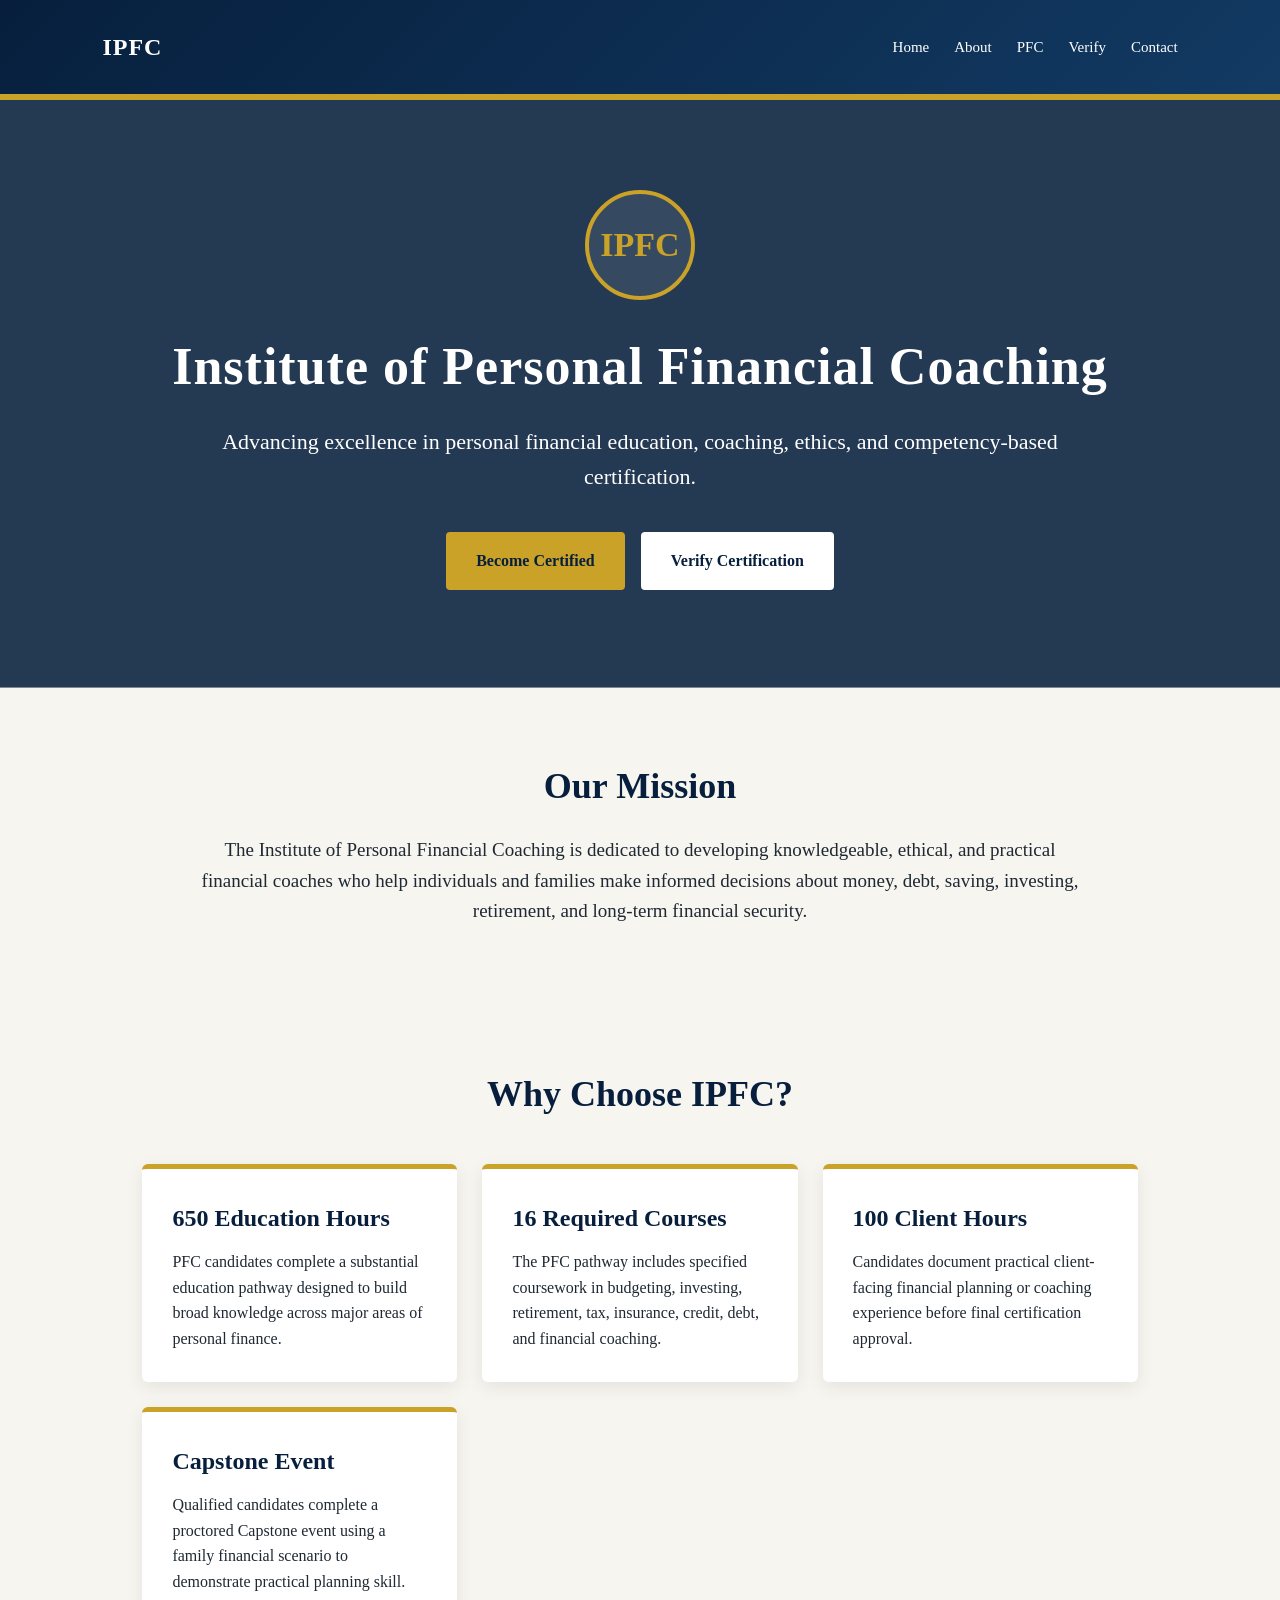
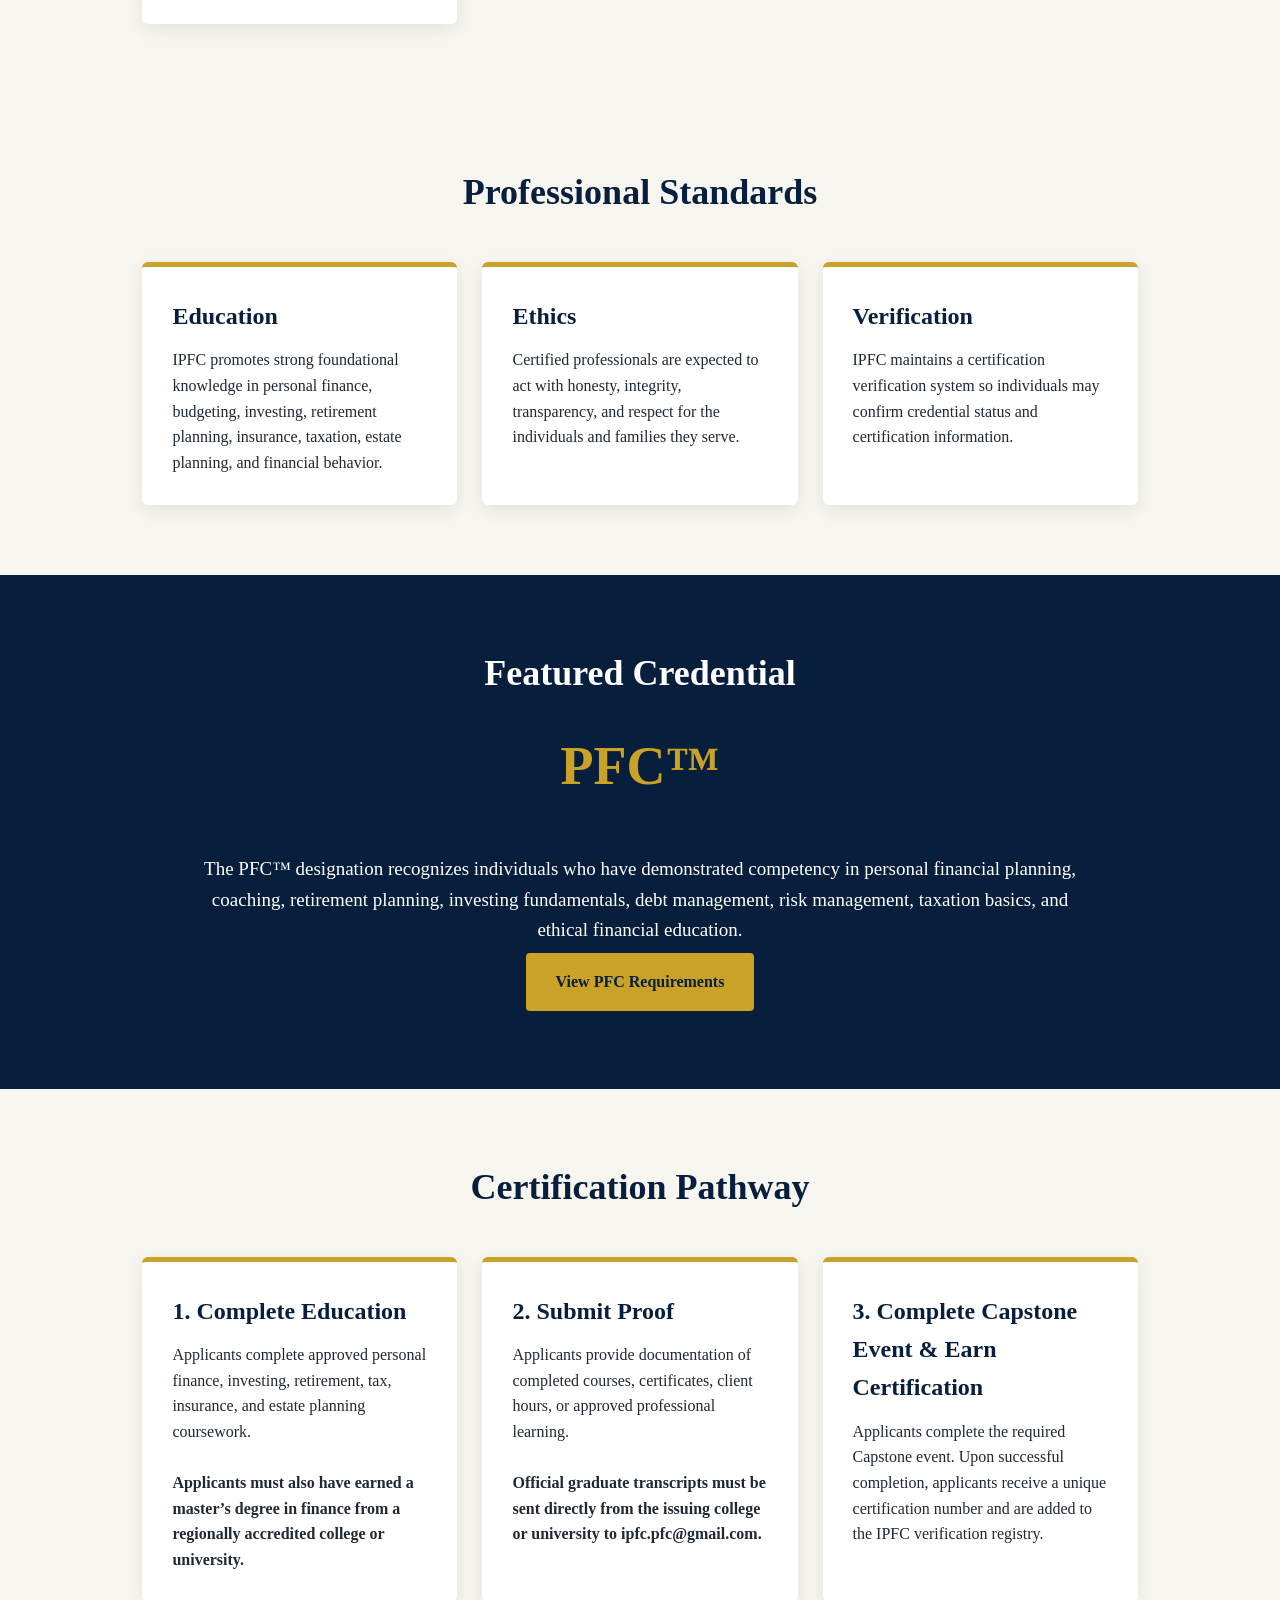
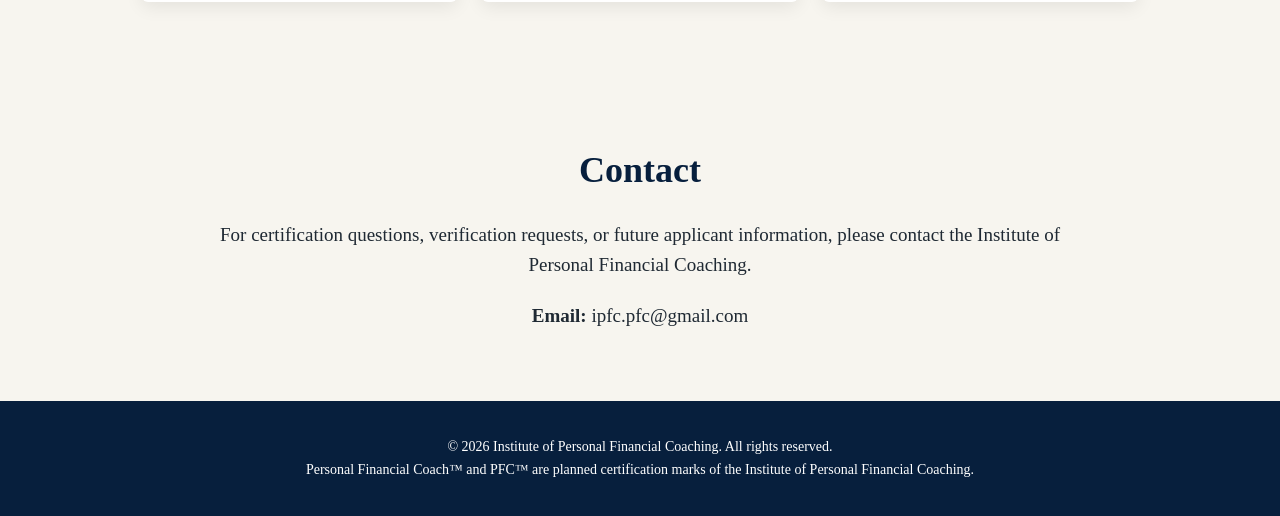
<file: index.html>
<!DOCTYPE html><html lang="en"><head><meta charset="UTF-8"/><meta name="viewport" content="width=device-width, initial-scale=1.0"/><title>Institute of Personal Financial Coaching</title><link rel="stylesheet" href="css/styles.css"/></head><body><header><nav><a class="logo" href="index.html">IPFC</a><div class="nav-links"><a href="index.html">Home</a><a href="#mission">About</a><a href="pfc.html">PFC</a><a href="verify.html">Verify</a><a href="#contact">Contact</a></div></nav></header><div class="hero"><div class="seal">IPFC</div><h1>Institute of Personal Financial Coaching</h1><p>Advancing excellence in personal financial education, coaching, ethics, and competency-based certification.</p><a href="pfc.html" class="button">Become Certified</a><a href="verify.html" class="button secondary">Verify Certification</a></div><section id="mission"><h2>Our Mission</h2><p class="intro">The Institute of Personal Financial Coaching is dedicated to developing knowledgeable, ethical, and practical financial coaches who help individuals and families make informed decisions about money, debt, saving, investing, retirement, and long-term financial security.</p></section><section><h2>Why Choose IPFC?</h2><div class="cards"><div class="card"><h3>650 Education Hours</h3><p>PFC candidates complete a substantial education pathway designed to build broad knowledge across major areas of personal finance.</p></div><div class="card"><h3>16 Required Courses</h3><p>The PFC pathway includes specified coursework in budgeting, investing, retirement, tax, insurance, credit, debt, and financial coaching.</p></div><div class="card"><h3>100 Client Hours</h3><p>Candidates document practical client-facing financial planning or coaching experience before final certification approval.</p></div><div class="card"><h3>Capstone Event</h3><p>Qualified candidates complete a proctored Capstone event using a family financial scenario to demonstrate practical planning skill.</p></div></div></section><section><h2>Professional Standards</h2><div class="cards"><div class="card"><h3>Education</h3><p>IPFC promotes strong foundational knowledge in personal finance, budgeting, investing, retirement planning, insurance, taxation, estate planning, and financial behavior.</p></div><div class="card"><h3>Ethics</h3><p>Certified professionals are expected to act with honesty, integrity, transparency, and respect for the individuals and families they serve.</p></div><div class="card"><h3>Verification</h3><p>IPFC maintains a certification verification system so individuals may confirm credential status and certification information.</p></div></div></section><section class="highlight"><h2>Featured Credential</h2><div class="credential">PFC™</div><h3>Personal Financial Coach™</h3><p class="intro">The PFC™ designation recognizes individuals who have demonstrated competency in personal financial planning, coaching, retirement planning, investing fundamentals, debt management, risk management, taxation basics, and ethical financial education.</p><a href="pfc.html" class="button">View PFC Requirements</a></section><section><h2>Certification Pathway</h2><div class="cards"><div class="card"><h3>1. Complete Education</h3><p>Applicants complete approved personal finance, investing, retirement, tax, insurance, and estate planning coursework.<br><br><strong>Applicants must also have earned a master’s degree in finance from a regionally accredited college or university.</strong></p></div><div class="card"><h3>2. Submit Proof</h3><p>Applicants provide documentation of completed courses, certificates, client hours, or approved professional learning.<br><br><strong>Official graduate transcripts must be sent directly from the issuing college or university to ipfc.pfc@gmail.com.</strong></p></div><div class="card"><h3>3. Complete Capstone Event & Earn Certification</h3><p>Applicants complete the required Capstone event. Upon successful completion, applicants receive a unique certification number and are added to the IPFC verification registry.</p></div></div></section><section id="contact"><h2>Contact</h2><p class="intro">For certification questions, verification requests, or future applicant information, please contact the Institute of Personal Financial Coaching.</p><p class="intro" style="margin-top:20px;"><strong>Email:</strong> ipfc.pfc@gmail.com</p></section><footer><p>© 2026 Institute of Personal Financial Coaching. All rights reserved.</p><p>Personal Financial Coach™ and PFC™ are planned certification marks of the Institute of Personal Financial Coaching.</p></footer></body></html>
</file>
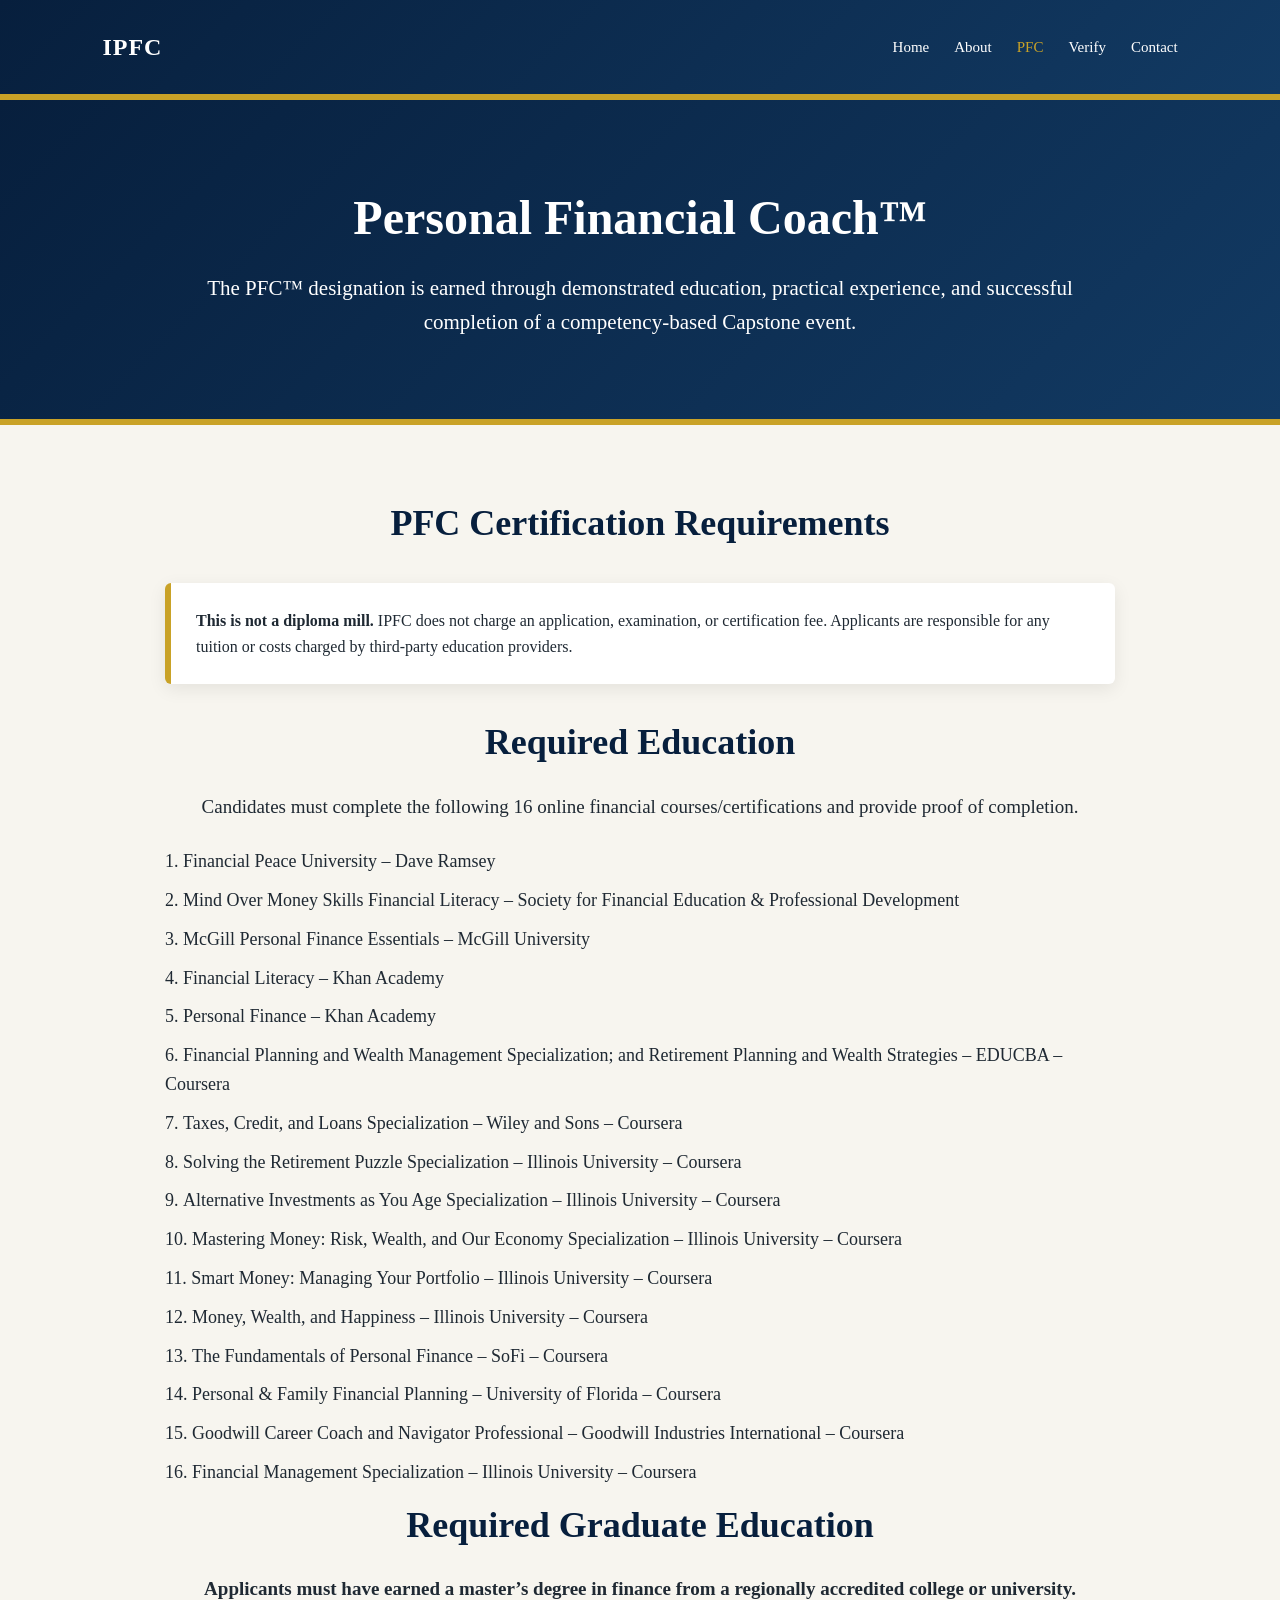
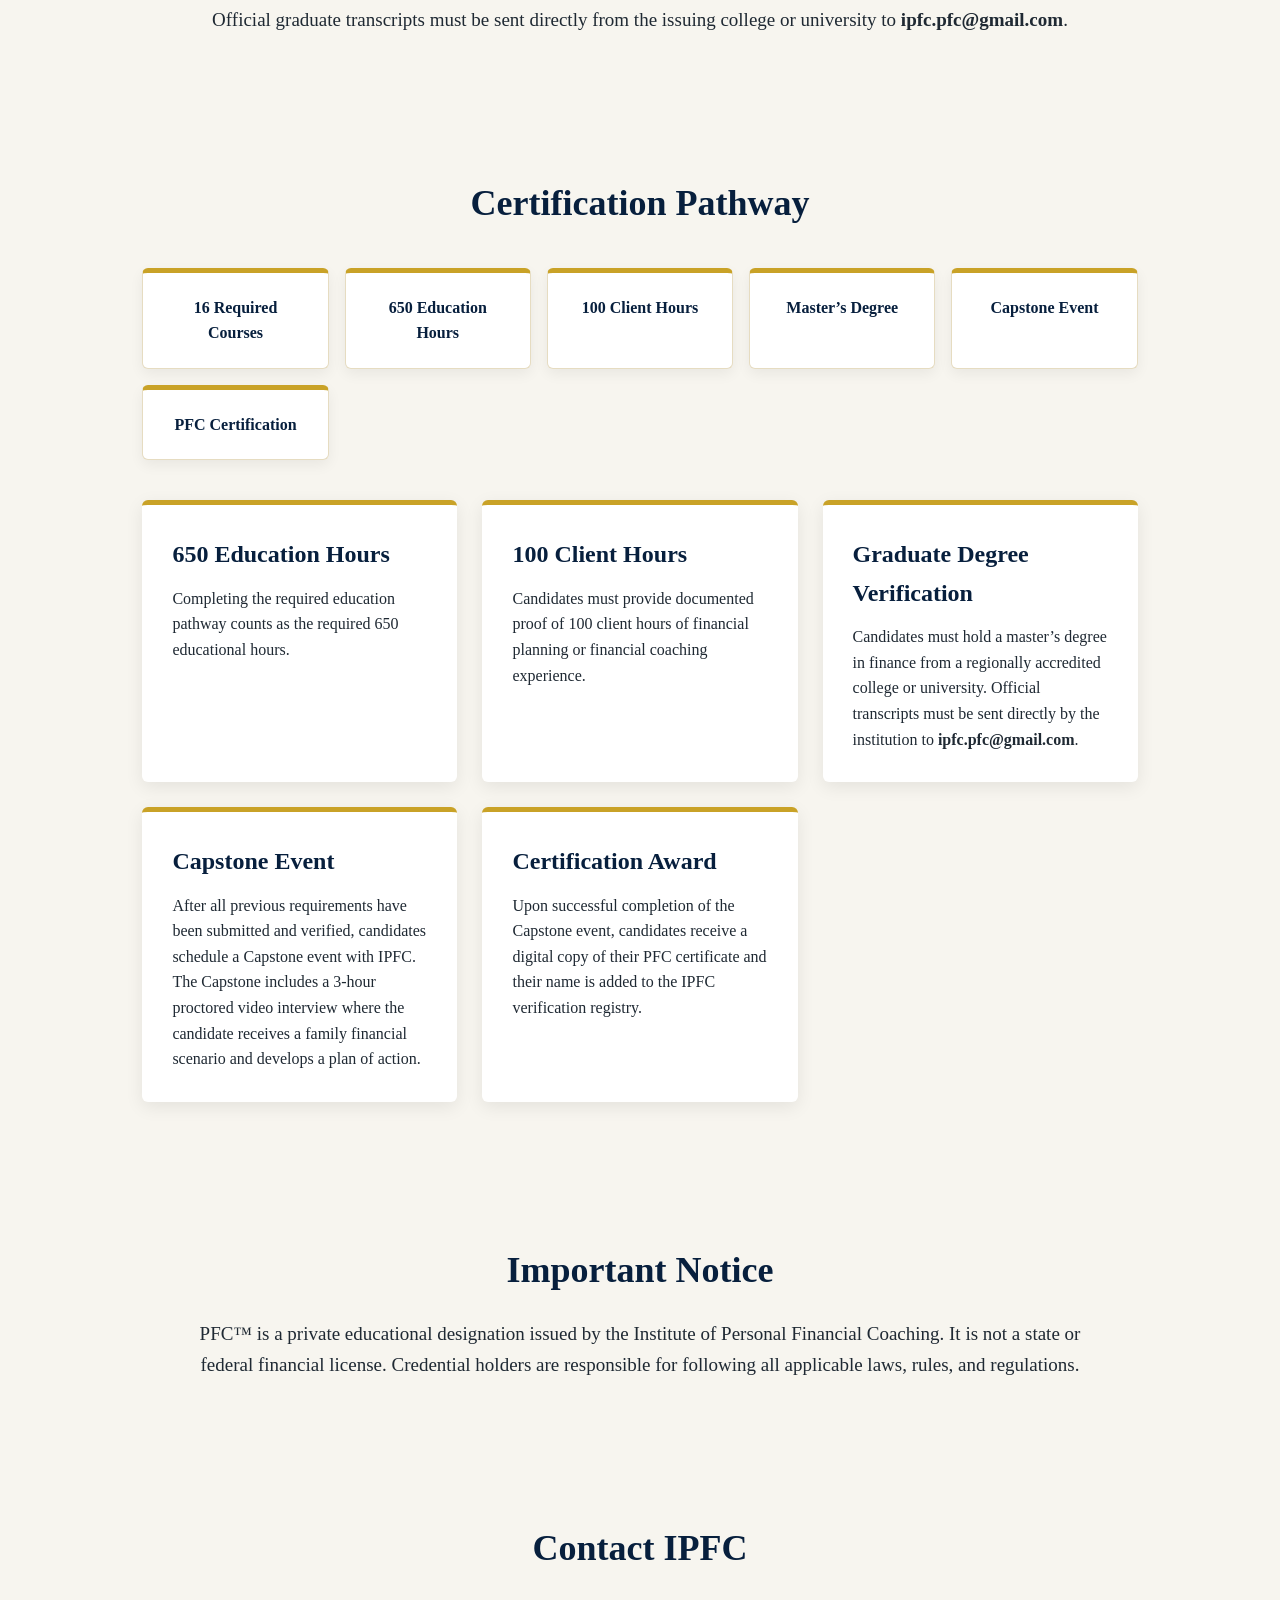
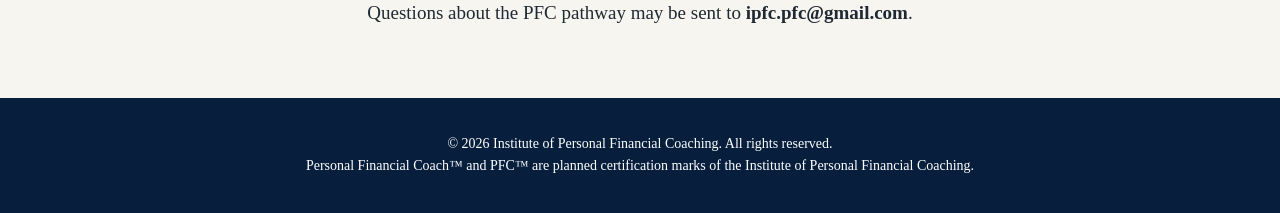
<file: cpfp.html>
<!DOCTYPE html>
<html lang="en">
<head>
  <meta charset="UTF-8">
  <meta http-equiv="refresh" content="0; url=pfc.html">
  <link rel="canonical" href="pfc.html">
  <title>Page Moved | IPFC</title>
</head>
<body>
  <p>This page has moved to <a href="pfc.html">the Personal Financial Coach (PFC) credential page</a>.</p>
</body>
</html>
</file>
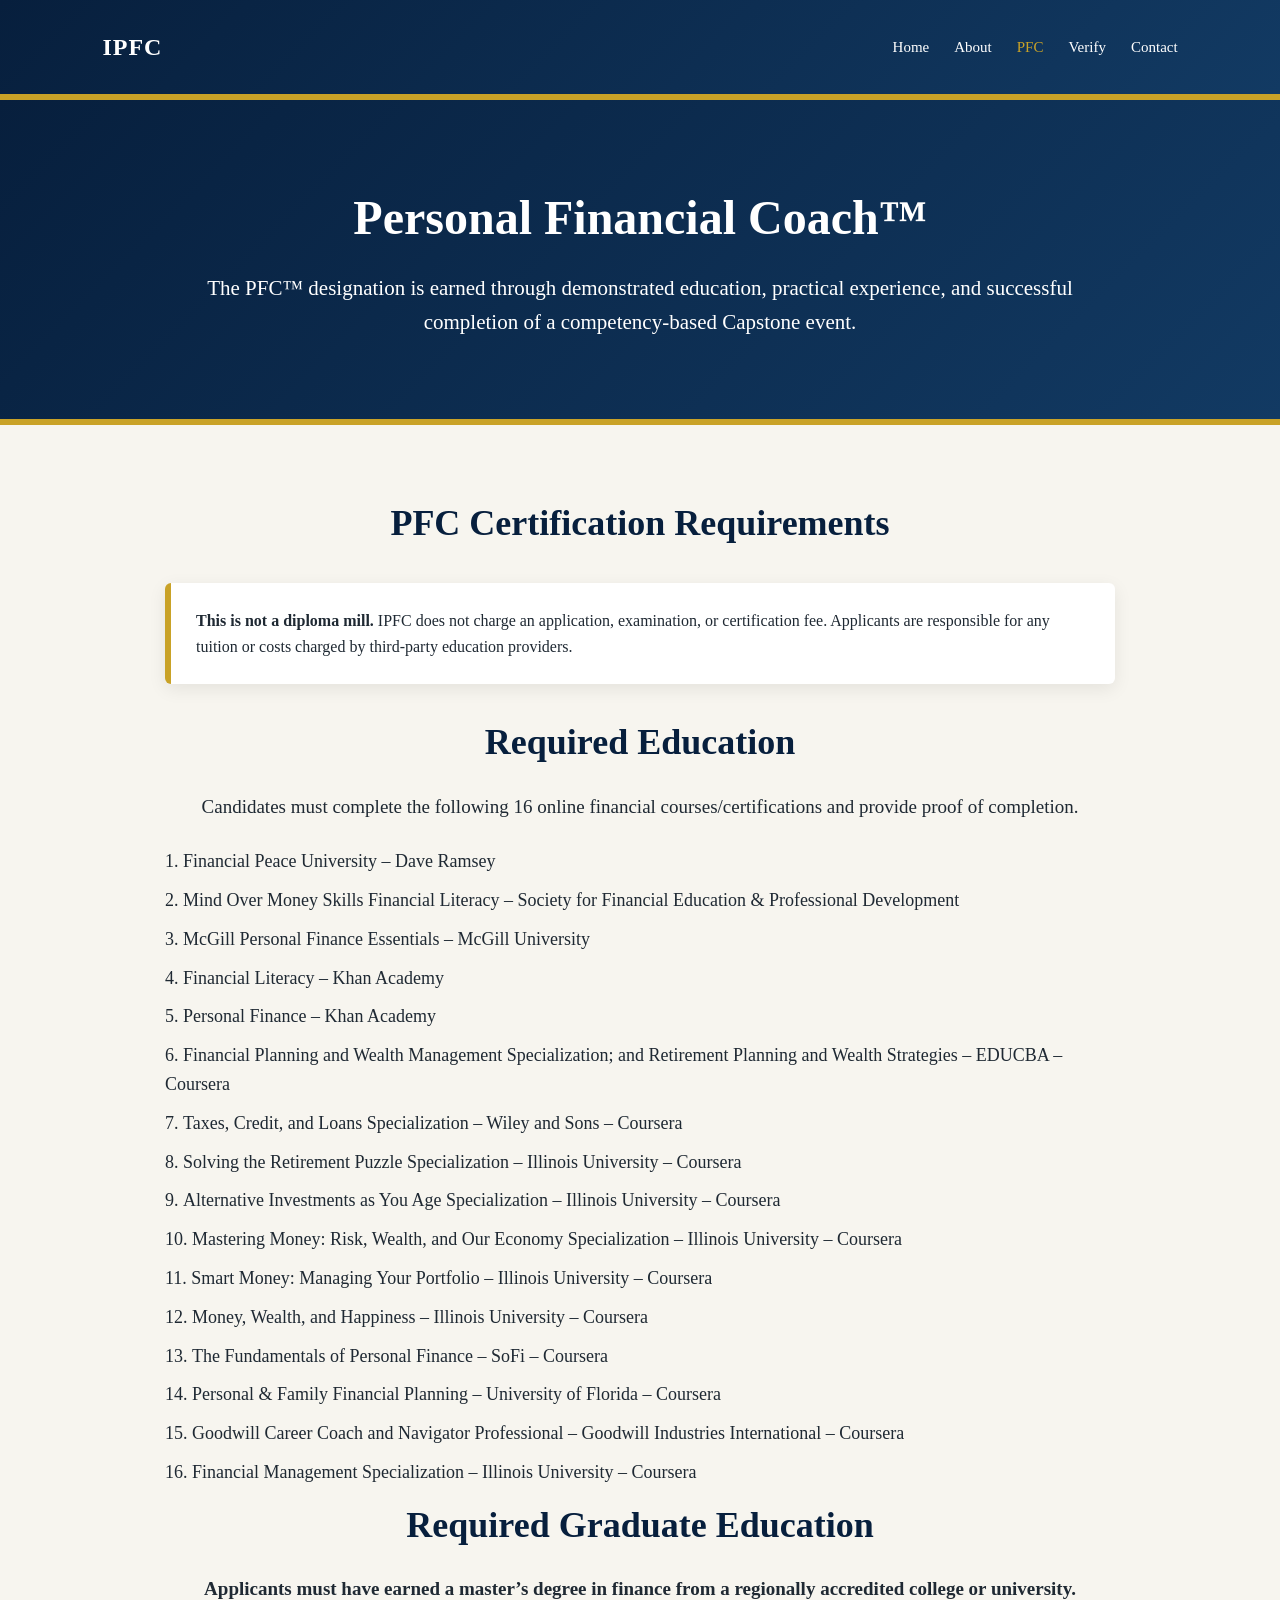
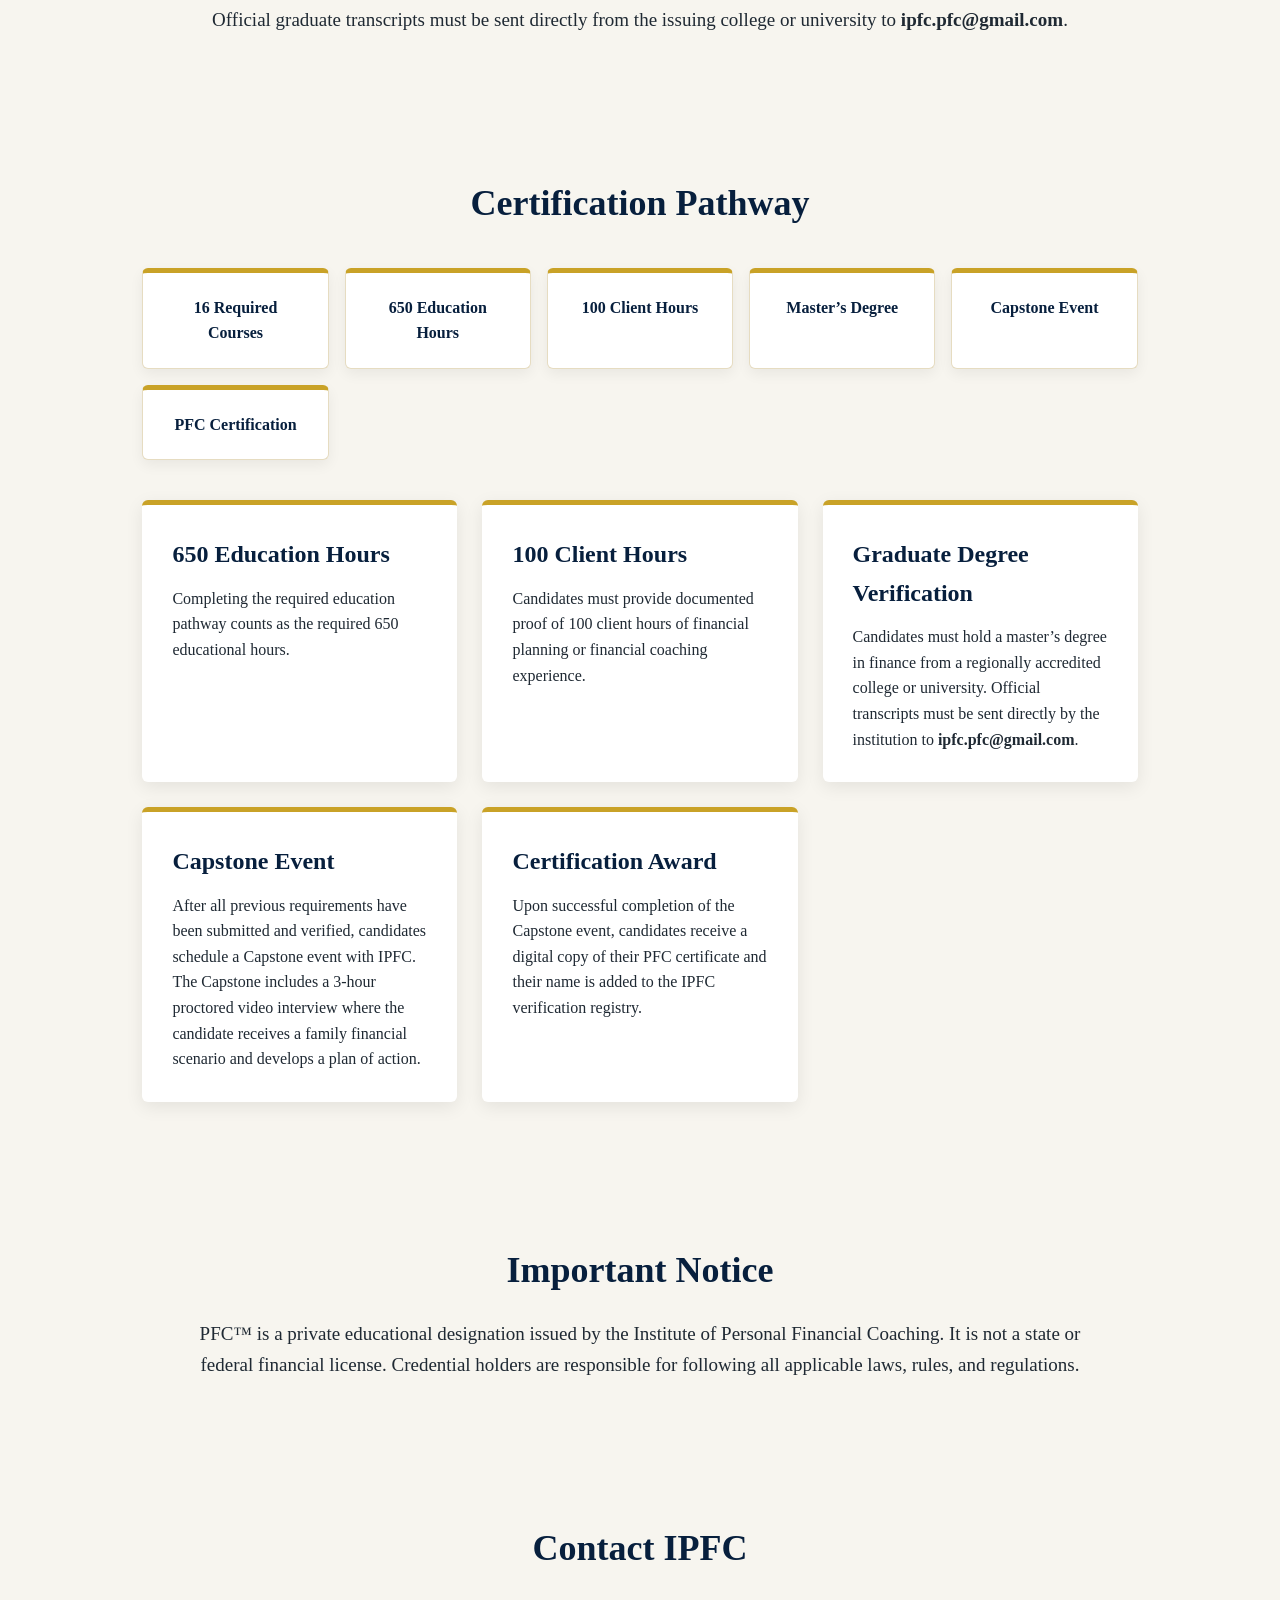
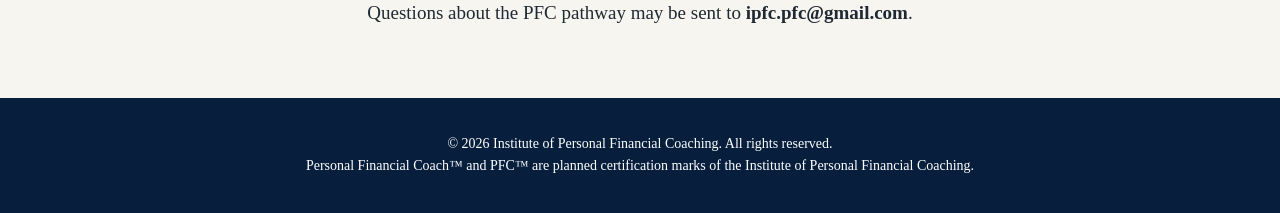
<file: pfc.html>
<!DOCTYPE html><html lang="en"><head><meta charset="UTF-8"/><meta name="viewport" content="width=device-width, initial-scale=1.0"/><title>Personal Financial Coach | IPFC</title><link rel="stylesheet" href="css/styles.css"/></head><body><header><nav><a class="logo" href="index.html">IPFC</a><div class="nav-links"><a href="index.html">Home</a><a href="index.html#mission">About</a><a href="pfc.html" class="active">PFC</a><a href="verify.html">Verify</a><a href="index.html#contact">Contact</a></div></nav></header><div class="page-hero"><h1>Personal Financial Coach™</h1><p>The PFC™ designation is earned through demonstrated education, practical experience, and successful completion of a competency-based Capstone event.</p></div><section><h2>PFC Certification Requirements</h2><div class="note-box"><p><strong>This is not a diploma mill.</strong> IPFC does not charge an application, examination, or certification fee. Applicants are responsible for any tuition or costs charged by third-party education providers.</p></div><h2>Required Education</h2><p class="intro">Candidates must complete the following 16 online financial courses/certifications and provide proof of completion.</p><ol class="requirement-list"><li>Financial Peace University – Dave Ramsey</li><li>Mind Over Money Skills Financial Literacy – Society for Financial Education & Professional Development</li><li>McGill Personal Finance Essentials – McGill University</li><li>Financial Literacy – Khan Academy</li><li>Personal Finance – Khan Academy</li><li>Financial Planning and Wealth Management Specialization; and Retirement Planning and Wealth Strategies – EDUCBA – Coursera</li><li>Taxes, Credit, and Loans Specialization – Wiley and Sons – Coursera</li><li>Solving the Retirement Puzzle Specialization – Illinois University – Coursera</li><li>Alternative Investments as You Age Specialization – Illinois University – Coursera</li><li>Mastering Money: Risk, Wealth, and Our Economy Specialization – Illinois University – Coursera</li><li>Smart Money: Managing Your Portfolio – Illinois University – Coursera</li><li>Money, Wealth, and Happiness – Illinois University – Coursera</li><li>The Fundamentals of Personal Finance – SoFi – Coursera</li><li>Personal & Family Financial Planning – University of Florida – Coursera</li><li>Goodwill Career Coach and Navigator Professional – Goodwill Industries International – Coursera</li><li>Financial Management Specialization – Illinois University – Coursera</li></ol><h2>Required Graduate Education</h2><p class="intro"><strong>Applicants must have earned a master’s degree in finance from a regionally accredited college or university.</strong> Official graduate transcripts must be sent directly from the issuing college or university to <strong>ipfc.pfc@gmail.com</strong>.</p></section><section><h2>Certification Pathway</h2><div class="pathway"><div class="step">16 Required Courses</div><div class="step">650 Education Hours</div><div class="step">100 Client Hours</div><div class="step">Master’s Degree</div><div class="step">Capstone Event</div><div class="step">PFC Certification</div></div><div class="cards"><div class="card"><h3>650 Education Hours</h3><p>Completing the required education pathway counts as the required 650 educational hours.</p></div><div class="card"><h3>100 Client Hours</h3><p>Candidates must provide documented proof of 100 client hours of financial planning or financial coaching experience.</p></div><div class="card"><h3>Graduate Degree Verification</h3><p>Candidates must hold a master’s degree in finance from a regionally accredited college or university. Official transcripts must be sent directly by the institution to <strong>ipfc.pfc@gmail.com</strong>.</p></div><div class="card"><h3>Capstone Event</h3><p>After all previous requirements have been submitted and verified, candidates schedule a Capstone event with IPFC. The Capstone includes a 3-hour proctored video interview where the candidate receives a family financial scenario and develops a plan of action.</p></div><div class="card"><h3>Certification Award</h3><p>Upon successful completion of the Capstone event, candidates receive a digital copy of their PFC certificate and their name is added to the IPFC verification registry.</p></div></div></section><section><h2>Important Notice</h2><p class="intro">PFC™ is a private educational designation issued by the Institute of Personal Financial Coaching. It is not a state or federal financial license. Credential holders are responsible for following all applicable laws, rules, and regulations.</p></section><section id="contact"><h2>Contact IPFC</h2><p class="intro">Questions about the PFC pathway may be sent to <strong>ipfc.pfc@gmail.com</strong>.</p></section><footer><p>© 2026 Institute of Personal Financial Coaching. All rights reserved.</p><p>Personal Financial Coach™ and PFC™ are planned certification marks of the Institute of Personal Financial Coaching.</p></footer></body></html>
</file>
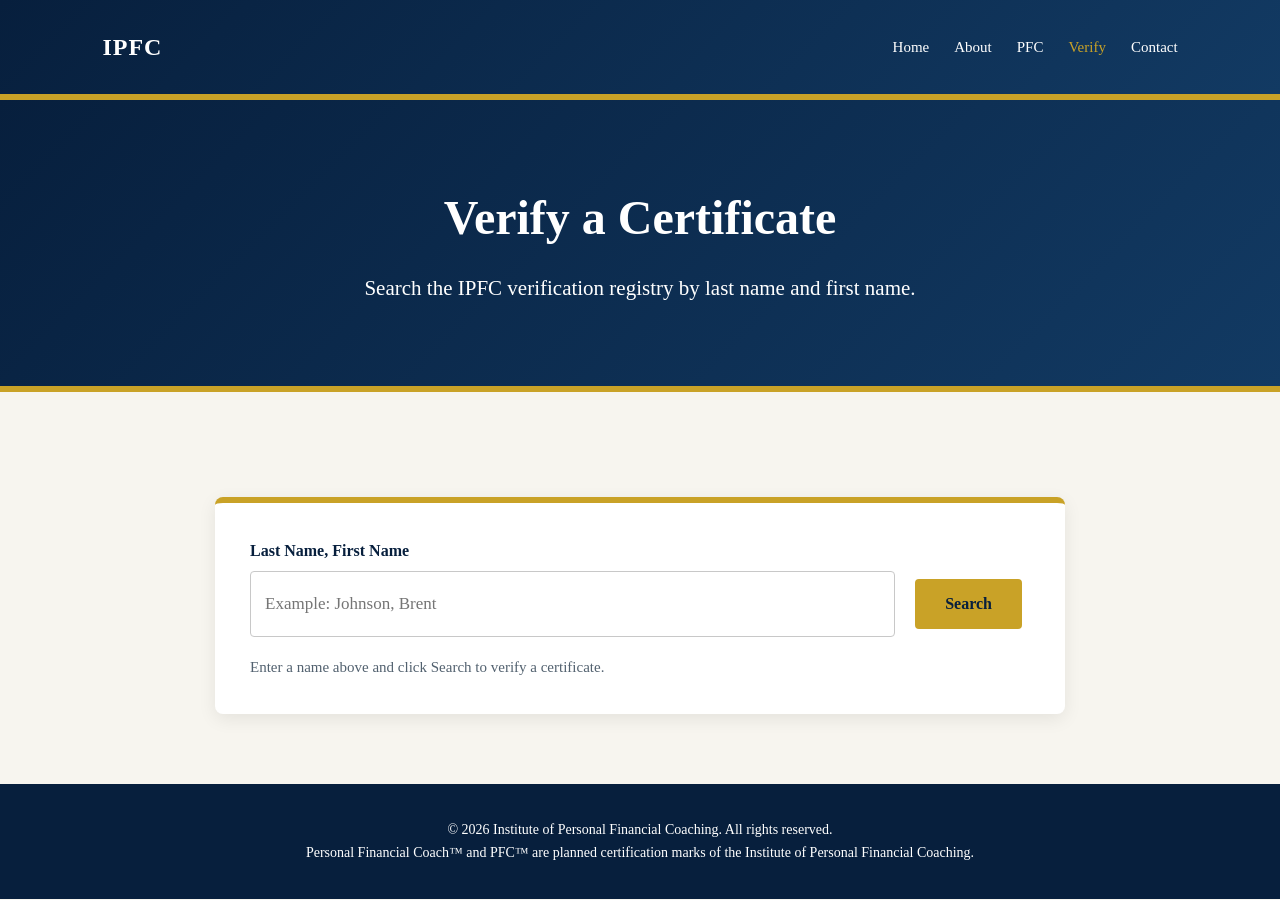
<file: verify.html>
<!DOCTYPE html><html lang="en"><head><meta charset="UTF-8"/><meta name="viewport" content="width=device-width, initial-scale=1.0"/><title>Verify Certification | IPFC</title><link rel="stylesheet" href="css/styles.css"/></head><body><header><nav><a class="logo" href="index.html">IPFC</a><div class="nav-links"><a href="index.html">Home</a><a href="index.html#mission">About</a><a href="pfc.html">PFC</a><a href="verify.html" class="active">Verify</a><a href="index.html#contact">Contact</a></div></nav></header><div class="page-hero"><h1>Verify a Certificate</h1><p>Search the IPFC verification registry by last name and first name.</p></div><section><div class="verify-box"><label for="verifyInput">Last Name, First Name</label><div class="search-row"><input id="verifyInput" type="text" placeholder="Example: Johnson, Brent"/><button class="button" onclick="verifyCertificate()">Search</button></div><p class="verify-helper">Enter a name above and click Search to verify a certificate.</p><div id="errorCard" class="error-card"><p><strong>No matching certificate found.</strong></p><p>Please check the spelling and search in the format: Last Name, First Name.</p></div></div><div id="verificationLayout" class="verification-layout"><div class="result-card"><h3>Certification Verified ✓</h3><p class="result-row"><strong>Name:</strong> Sean Michael Smith</p><p class="result-row"><strong>Credential:</strong> Personal Financial Coach™ (PFC™)</p><p class="result-row"><strong>Certification Number:</strong> PFC-2026-0001</p><p class="result-row"><strong>Issue Date:</strong> July 1, 2026</p><p class="result-row"><strong>Status:</strong> <span class="status">ACTIVE</span></p><p class="result-row"><strong>Issuing Organization:</strong> Institute of Personal Financial Coaching</p><p class="result-row"><strong>Registry Entry:</strong> Sean Smith_PFC-2026-0001_01July2026</p><p style="margin-top:18px;">This certification is active and in good standing with the Institute of Personal Financial Coaching.</p></div><div class="certificate-panel"><h3>Certificate Preview</h3><img class="certificate-preview" src="images/pfc-certificate.png" alt="PFC Certificate Preview"/></div></div></section><footer><p>© 2026 Institute of Personal Financial Coaching. All rights reserved.</p><p>Personal Financial Coach™ and PFC™ are planned certification marks of the Institute of Personal Financial Coaching.</p></footer><script src="js/verify.js"></script></body></html>
</file>
<file: css/styles.css>
*{box-sizing:border-box;margin:0;padding:0}html{scroll-behavior:smooth}body{font-family:Georgia,"Times New Roman",serif;background:#f7f5ef;color:#1f2933;line-height:1.6}header{background:linear-gradient(135deg,#071f3d,#123a63);color:#fff;padding:28px 8%;border-bottom:6px solid #c9a227;position:sticky;top:0;z-index:1000}nav{display:flex;justify-content:space-between;align-items:center;flex-wrap:wrap}.logo{font-size:24px;font-weight:bold;letter-spacing:1px;color:#fff;text-decoration:none}.nav-links a{color:#fff;text-decoration:none;margin-left:25px;font-size:15px;transition:color .2s}.nav-links a:hover,.nav-links a.active{color:#c9a227}.hero{text-align:center;padding:90px 8%;background:linear-gradient(rgba(7,31,61,.88),rgba(7,31,61,.88)),url('https://images.unsplash.com/photo-1450101499163-c8848c66ca85?auto=format&fit=crop&w=1600&q=80');background-size:cover;background-position:center;color:#fff}.seal{width:110px;height:110px;border:4px solid #c9a227;border-radius:50%;margin:0 auto 25px;display:flex;align-items:center;justify-content:center;font-size:34px;font-weight:bold;color:#c9a227;background:rgba(255,255,255,.08)}.hero h1{font-size:52px;margin-bottom:15px;letter-spacing:1px}.hero p{font-size:22px;max-width:850px;margin:0 auto 30px}.button{display:inline-block;padding:14px 28px;margin:8px;background:#c9a227;color:#071f3d;font-weight:bold;text-decoration:none;border-radius:4px;border:2px solid #c9a227;cursor:pointer;transition:transform .2s,box-shadow .2s;font-family:Georgia,"Times New Roman",serif;font-size:16px}.button:hover{transform:translateY(-2px);box-shadow:0 8px 18px rgba(0,0,0,.18)}.button.secondary{background:#fff;color:#071f3d;border-color:#fff}section{padding:70px 8%;max-width:1200px;margin:auto}h2{font-size:36px;color:#071f3d;margin-bottom:20px;text-align:center}h3{color:#071f3d}.intro{text-align:center;max-width:900px;margin:auto;font-size:19px}.cards{display:grid;grid-template-columns:repeat(auto-fit,minmax(260px,1fr));gap:25px;margin-top:40px}.card{background:#fff;padding:30px;border-top:5px solid #c9a227;box-shadow:0 5px 18px rgba(0,0,0,.08);border-radius:6px}.card h3{margin-bottom:12px;font-size:24px}.highlight{background:#071f3d;color:#fff;text-align:center;padding:70px 8%;max-width:none}.highlight h2{color:#fff}.credential{font-size:54px;color:#c9a227;font-weight:bold;margin:15px 0}.requirement-list{list-style-position:inside;max-width:950px;margin:25px auto 0;font-size:18px}.requirement-list li{margin:10px 0}.pathway{display:grid;grid-template-columns:repeat(auto-fit,minmax(185px,1fr));gap:16px;margin-top:35px}.step{background:#fff;border:1px solid #e6dcc1;border-top:5px solid #c9a227;padding:22px;text-align:center;border-radius:6px;box-shadow:0 5px 14px rgba(0,0,0,.06);font-weight:bold;color:#071f3d}.page-hero{background:linear-gradient(135deg,#071f3d,#123a63);color:#fff;text-align:center;padding:80px 8%;border-bottom:6px solid #c9a227}.page-hero h1{font-size:48px;margin-bottom:15px}.page-hero p{font-size:21px;max-width:900px;margin:auto}.note-box{background:#fff;border-left:6px solid #c9a227;padding:25px;margin:30px auto;max-width:950px;box-shadow:0 5px 18px rgba(0,0,0,.08);border-radius:6px}.verify-box{background:#fff;max-width:850px;margin:35px auto 0;padding:35px;border-radius:8px;box-shadow:0 5px 18px rgba(0,0,0,.08);border-top:6px solid #c9a227}.verify-box label{display:block;font-weight:bold;color:#071f3d;margin-bottom:8px}.search-row{display:flex;gap:12px;align-items:stretch}.verify-box input{width:100%;padding:14px;border:1px solid #c8c8c8;border-radius:4px;font-size:17px;font-family:Georgia,"Times New Roman",serif}.verify-helper{margin-top:18px;color:#52616f;font-size:15px}.verification-layout{display:none;grid-template-columns:1fr 1.05fr;gap:28px;align-items:start;margin-top:35px}.result-card{background:#f7f5ef;border-left:6px solid #1f7a3f;padding:25px;border-radius:6px;box-shadow:0 5px 18px rgba(0,0,0,.08)}.result-card h3{color:#1f7a3f;margin-bottom:15px}.result-row{padding:10px 0;border-bottom:1px solid #e5ddcb}.result-row:last-child{border-bottom:none}.status{display:inline-block;background:#d4f8dc;color:#14532d;padding:4px 10px;border-radius:5px;font-weight:bold}.certificate-panel{background:#fff;padding:18px;border-radius:6px;box-shadow:0 5px 18px rgba(0,0,0,.08);border-top:6px solid #c9a227}.certificate-panel h3{text-align:center;margin-bottom:15px}.certificate-preview{width:100%;display:block;border:2px solid #071f3d;box-shadow:0 8px 20px rgba(0,0,0,.14)}.error-card{display:none;background:#fff1f1;border-left:6px solid #b42318;margin-top:25px;padding:20px;border-radius:6px}footer{background:#071f3d;color:#fff;text-align:center;padding:35px 8%;font-size:14px}footer a{color:#c9a227;text-decoration:none}@media(max-width:850px){.hero h1,.page-hero h1{font-size:34px}.hero p,.page-hero p{font-size:18px}.nav-links{margin-top:15px}.nav-links a{display:inline-block;margin:8px 10px 0 0}.search-row{flex-direction:column}.verification-layout{grid-template-columns:1fr}header{position:static}}
</file>
